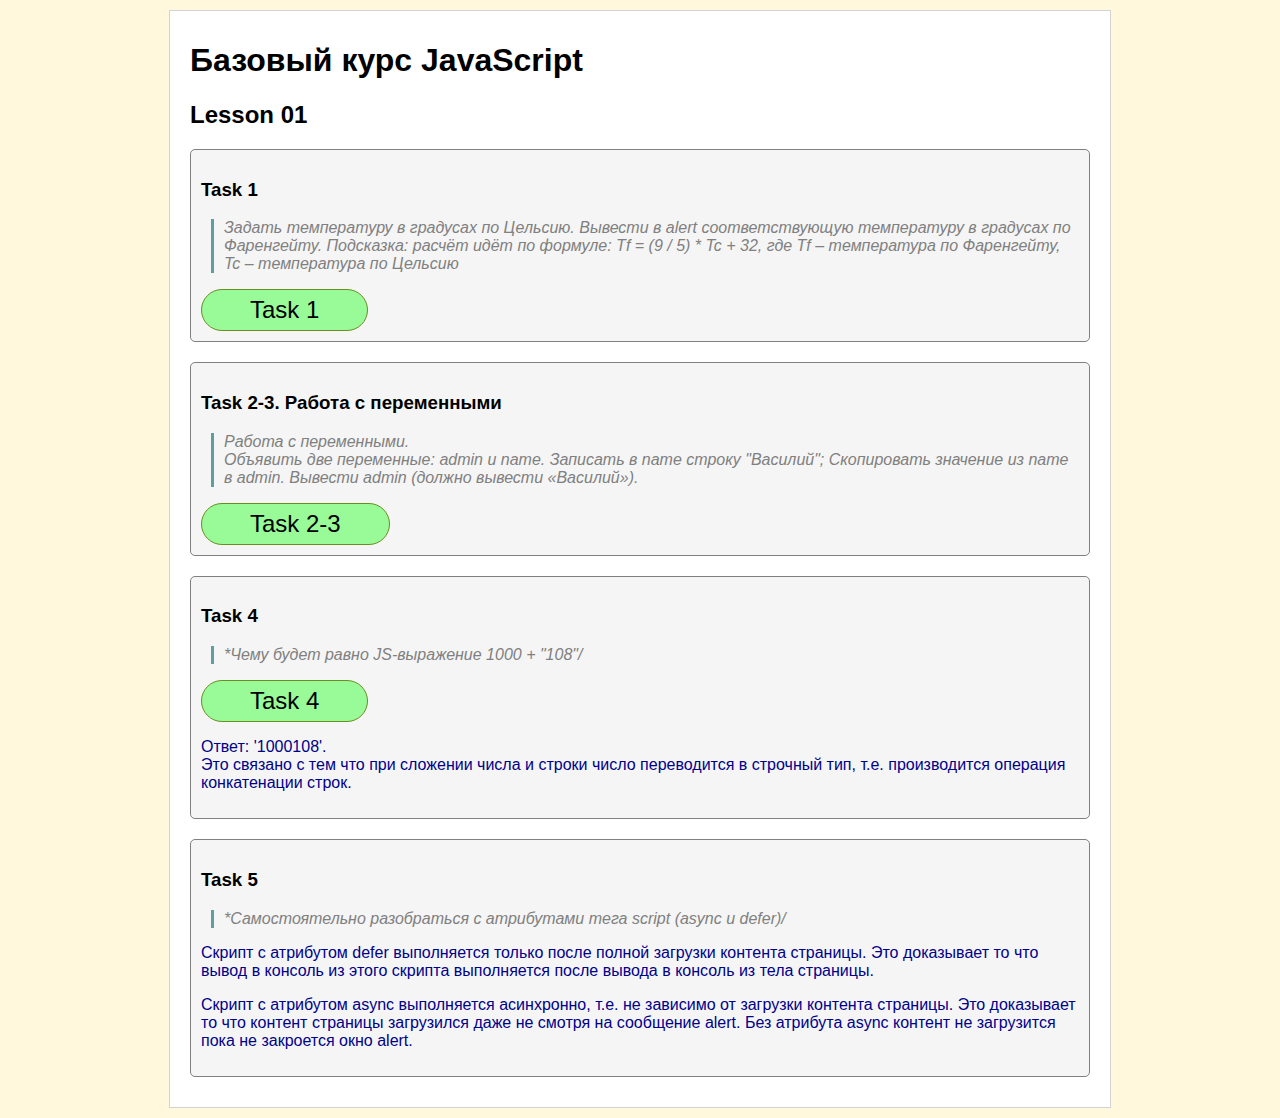
<file: 01/index.html>
<!DOCTYPE html>
<html lang="en">
<head>
  <meta charset="UTF-8">
  <meta name="viewport" content="width=device-width, initial-scale=1.0">
  <title>Базовый курс JavaScript. Lesson 01</title>
  <link rel="stylesheet" href="./css/style.css">
  <script src="./js/script.js" defer></script>
  <script src="./js/async.js" async></script>
</head>
<body>

  <div class="container">
    <h1>Базовый курс JavaScript</h1>
    <h2>Lesson 01</h2>
    
    <div class="task">
      <h3>Task 1</h3>
      <p class="task-text">Задать температуру в градусах по Цельсию. Вывести в alert соответствующую температуру в градусах по Фаренгейту. Подсказка: расчёт идёт по формуле: Tf = (9 / 5) * Tc + 32, где Tf – температура по Фаренгейту, Tc – температура по Цельсию</p>
      <button title="Запустить решение задания 1" onclick="task_01_01()">Task 1</button>
    </div>
    
    <div class="task">
      <h3>Task 2-3. Работа с переменными</h3>
      <p class="task-text">Работа с переменными.<br>
        Объявить две переменные: admin и name. Записать в name строку "Василий"; Скопировать значение из name в admin. Вывести admin (должно вывести «Василий»).</p>
      <button title="Запустить решение задания 2-3" onclick="task_01_03()">Task 2-3</button>
    </div>
    
    <div class="task">
      <h3>Task 4</h3>
      <p class="task-text">*Чему будет равно JS-выражение 1000 + "108"/</p>
      <button title="Запустить решение задания 4" onclick="task_01_04()">Task 4</button>
      <p class="task-answer">Ответ: '1000108'. <br>
      Это связано с тем что при сложении числа и строки число переводится в строчный тип, т.е. производится операция конкатенации строк.</p>
    </div>
    
    <div class="task">
      <h3>Task 5</h3>
      <p class="task-text">*Самостоятельно разобраться с атрибутами тега script (async и defer)/</p>
      <p class="task-answer">Скрипт с атрибутом defer выполняется только после полной загрузки контента страницы. Это доказывает то что вывод в консоль из этого скрипта выполняется после вывода в консоль из тела страницы.</p>
      <p class="task-answer">Скрипт с атрибутом async выполняется асинхронно, т.е. не зависимо от загрузки контента страницы. Это доказывает то что контент страницы загрузился даже не смотря на сообщение alert. Без атрибута async контент не загрузится пока не закроется окно alert.</p>
    </div>

  </div>
  <script>
    console.log('Task 5. Выполненеие скрипта из конца <body>');
  </script>
</body>
</html>
</file>
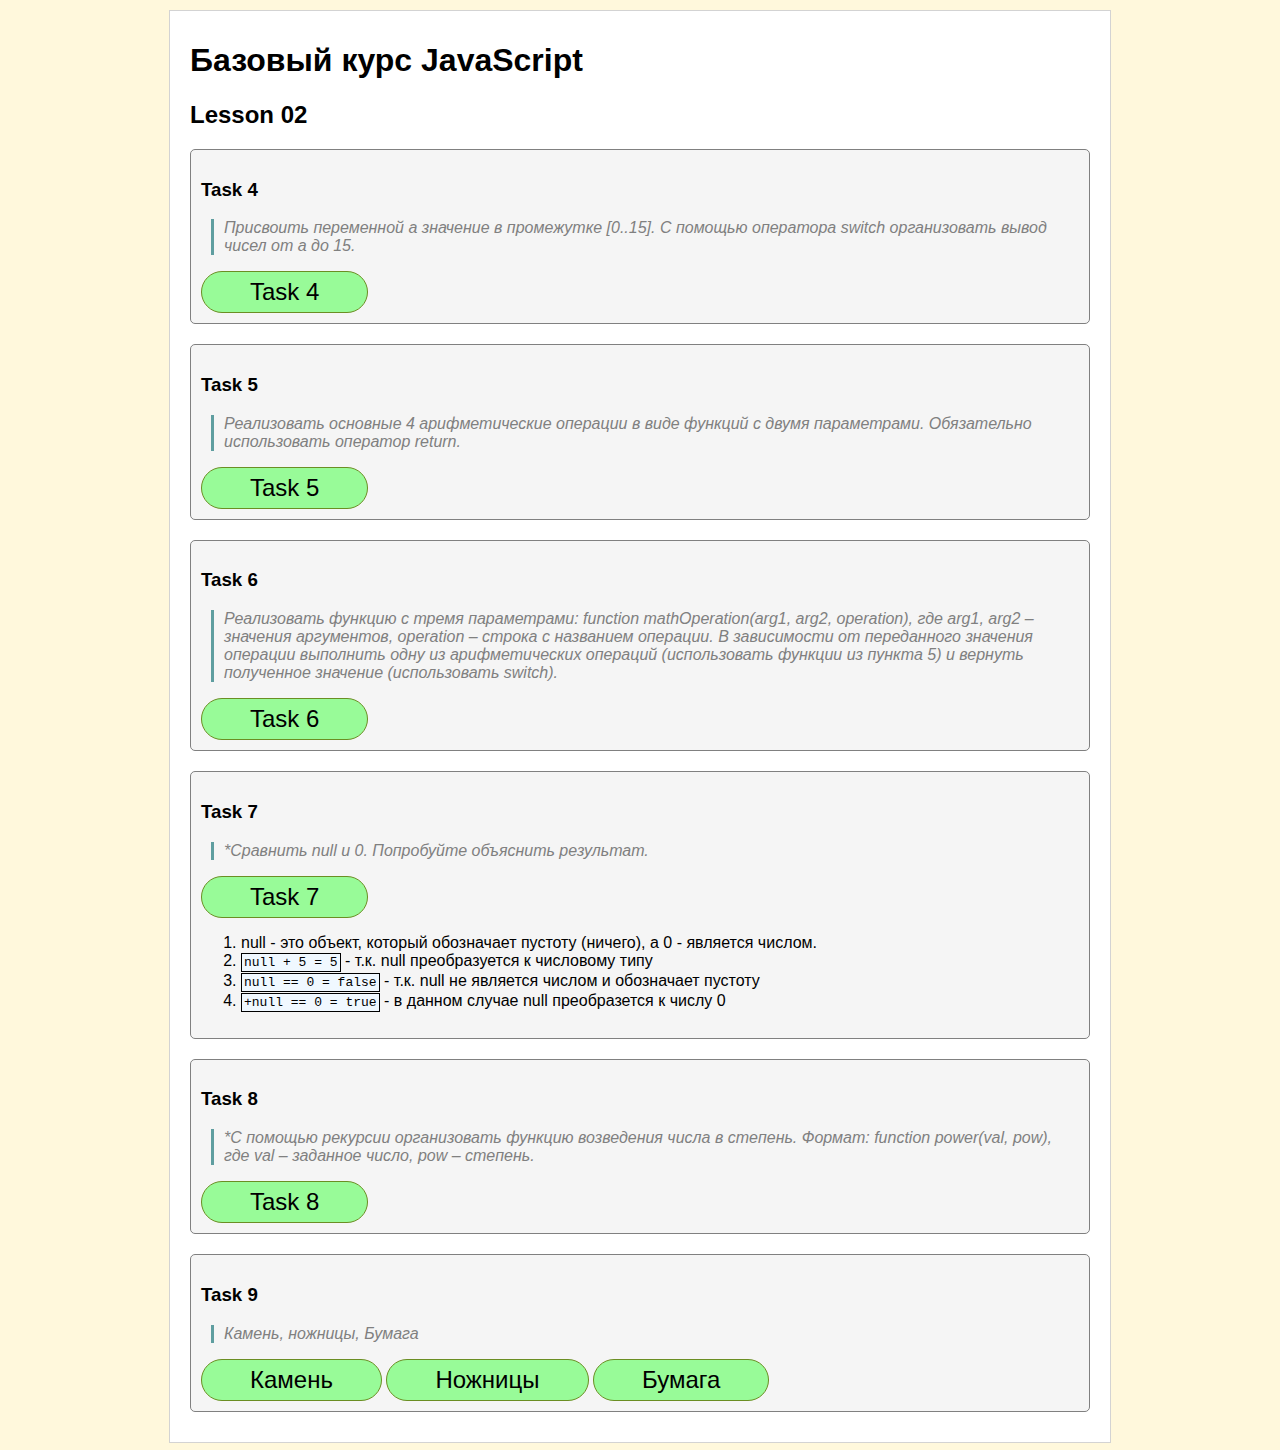
<file: 02/index.html>
<!DOCTYPE html>
<html lang="ru">

<head>
  <meta charset="UTF-8">
  <meta name="viewport" content="width=device-width, initial-scale=1.0">
  <title>Базовый курс JavaScript. Lesson 02</title>
  <style>
    body {
      margin: 0;
      padding: 0;
      background-color: cornsilk;
      font-family: 'Lucida Sans', 'Lucida Sans Regular', 'Lucida Grande', 'Lucida Sans Unicode', Geneva, Verdana, sans-serif;
    }

    button {
      font-size: 1.5em;
      padding: 0.25em 2em;
      border-radius: 2em;
      border: 1px solid olivedrab;
      background-color: palegreen;
      cursor: pointer;
      transition: 0.3s;
    }

    button:hover {
      border: 1px solid olivedrab;
      background-color: springgreen;
    }

    code,
    pre {
      display: inline-block;
      border: 1px solid;
      background-color: aliceblue;
    }

    code {
      padding: 1px 2px;
    }

    pre {
      padding: 10px;
    }

    .container {
      margin: 10px auto;
      padding: 10px 20px;
      width: 900px;
      background-color: white;
      border: 1px solid lightgray;
    }

    .task {
      margin: 20px 0;
      padding: 10px;
      border-radius: 5px;
      background-color: whitesmoke;
      border: 1px solid gray;
    }

    .task-text {
      padding-left: 10px;
      border-left: 3px solid cadetblue;
      margin-left: 10px;
      color: gray;
      font-style: italic;
    }

    .task-answer {
      color: darkblue;
    }
  </style>
</head>

<body>

  <div class="container">
    <h1>Базовый курс JavaScript</h1>
    <h2>Lesson 02</h2>

    <!-- <div class="task">
      <h3>Task 1</h3>
      <p class="task-text">Почему код дает именно такие результаты?</p>
      <p>
      <pre>
var a = 1, b = 1, c, d;
c = ++a; alert(c);           // 2
d = b++; alert(d);           // 1
c = (2+ ++a); alert(c);      // 5
d = (2+ b++); alert(d);      // 4
alert(a);                    // 3
alert(b);</pre>
      </p>
      <p class="task-answer"></p>
    </div> -->

    <!-- <div class="task">
      <h3>Task 2</h3>
      <p class="task-text">Чему будет равен x в примере ниже?</p>
      <pre>
var a = 2;
var x = 1 + (a *= 2);</pre>
      <p class="task-answer"></p>
    </div> -->

    <!-- <div class="task">
      <h3>Task 3</h3>
      <p class="task-text">*Объявить две целочисленные переменные a и b и задать им произвольные начальные значения.
        Затем написать скрипт, который работает по следующему принципу:</p>
      <ul>
        <li>если a и b положительные, вывести их разность;</li>
        <li>если а и b отрицательные, вывести их произведение;</li>
        <li>если а и b разных знаков, вывести их сумму;</li>
      </ul>
      <p><i>ноль можно считать положительным числом.</i></p>
      <p class="task-answer"></p>
    </div> -->

    <div class="task">
      <h3>Task 4</h3>
      <p class="task-text">Присвоить переменной а значение в промежутке [0..15]. С помощью оператора switch организовать
        вывод чисел от a до 15.</p>
      <button title="Запустить решение задания 4" onclick="task_04()">Task 4</button>
    </div>

    <div class="task">
      <h3>Task 5</h3>
      <p class="task-text">Реализовать основные 4 арифметические операции в виде функций с двумя параметрами.
        Обязательно использовать оператор return.</p>
      <button title="Запустить решение задания 5" onclick="task_05()">Task 5</button>
    </div>

    <div class="task">
      <h3>Task 6</h3>
      <p class="task-text">Реализовать функцию с тремя параметрами: function mathOperation(arg1, arg2, operation), где
        arg1, arg2 – значения аргументов, operation – строка с названием операции. В зависимости от переданного значения
        операции выполнить одну из арифметических операций (использовать функции из пункта 5) и вернуть полученное
        значение (использовать switch).</p>
      <button title="Запустить решение задания 6" onclick="task_06()">Task 6</button>
    </div>

    <div class="task">
      <h3>Task 7</h3>
      <p class="task-text">*Сравнить null и 0. Попробуйте объяснить результат.</p>
      <button title="Запустить решение задания 7" onclick="task_07()">Task 7</button>
      <p class="task-answer">
      <ol>
        <li>null - это объект, который обозначает пустоту (ничего), а 0 - является числом.</li>
        <li><code>null + 5 = 5</code> - т.к. null преобразуется к числовому типу</li>
        <li><code>null == 0 = false</code> - т.к. null не является числом и обозначает пустоту</li>
        <li><code>+null == 0 = true</code> - в данном случае null преобразется к числу 0</li>
      </ol>
      </p>
    </div>

    <div class="task">
      <h3>Task 8</h3>
      <p class="task-text">*С помощью рекурсии организовать функцию возведения числа в степень. Формат: function
        power(val, pow), где val – заданное число, pow – степень.</p>
      <button title="Запустить решение задания 8" onclick="task_08()">Task 8</button>
    </div>

    <div class="task">
      <h3>Task 9</h3>
      <p class="task-text">Камень, ножницы, Бумага</p>
      <button onclick="rock_game(0)">Камень</button>
      <button onclick="rock_game(1)">Ножницы</button>
      <button onclick="rock_game(2)">Бумага</button>
    </div>

  </div>

  <script>
    function task_04() {
      let i = input("Введите число от 0 до 15: ");
      switch (i) {
        case 0: console.log(i++);
        case 1: console.log(i++);
        case 2: console.log(i++);
        case 3: console.log(i++);
        case 4: console.log(i++);
        case 5: console.log(i++);
        case 6: console.log(i++);
        case 7: console.log(i++);
        case 8: console.log(i++);
        case 9: console.log(i++);
        case 10: console.log(i++);
        case 11: console.log(i++);
        case 12: console.log(i++);
        case 13: console.log(i++);
        case 14: console.log(i++);
        case 15: {
          console.log(i++);
          break;
        }
        default: console.log('Out of range');
      }
    }

    function task_05() {
      let a = input("a = ");
      let b = input("b = ");
      console.log(a + " + " + b + " = " + sum(a, b));
      console.log(a + " - " + b + " = " + dif(a, b));
      console.log(a + " * " + b + " = " + mul(a, b));
      console.log(a + " / " + b + " = " + div(a, b));
    }

    function task_06() {
      let a = input("a = ");
      let b = input("b = ");
      let op = prompt("Введите операцию (+-*/): ");
      let result = mathOperation(a, b, op);
      if (!!result) {
        alert(a + op + b + " = " + result);
      }
      else {
        alert("Ошибка ввода");
      }
    }

    function task_07() {
      console.log("null + 5 = " + (null + 5));  // 5, т.к. null преобразуется к числу 0
      console.log("null == 0 = " + (null == 0)); // false, т.к. null не является числом и обозначает пустоту
      console.log("+null == 0 = " + (+null == 0)); // true, т.к. null при преобразовании в число становится 0.
    }

    function task_08() {
      let a = input("Введите число: ");
      let p = input("Введите степень: ");
      let s = power(a, p);
      alert(a + "^" + p + " = " + s);
    }

    function input(msg = 'Число: ') {
      return +prompt(msg)
    }

    function sum(a, b) {
      return a + b;
    }

    function dif(a, b) {
      return a - b;
    }

    function mul(a, b) {
      return a * b;
    }

    function div(a, b) {
      return a / b;
    }

    function mathOperation(arg1, arg2, operation) {
      switch (operation) {
        case '+': return sum(arg1, arg2);
        case '-': return dif(arg1, arg2);
        case '*': return mul(arg1, arg2);
        case '/': return div(arg1, arg2);
        default: return null;
      }
    }

    function power(val, pow, s = 1) {
      if (pow <= 0) {
        return s;
      }
      s *= val;
      return power(val, --pow, s);
    }

    function rock_game(shape) {
      const shapes = ['Камень', 'Ножницы', 'Бумага'];
      let comp_shape = Math.round(Math.random() * 2, 0);
      let msg = shapes[shape] + " vs " + shapes[comp_shape];
      if (shape + 1 == comp_shape || shape - 2 == comp_shape) {
        msg += "\nВы выиграли! :)";
      }
      else if (shape == comp_shape) {
        msg += "\nНичья...";
      }
      else {
        msg += "\nВы проиграли. :(";
      }
      console.log(msg);
      alert(msg);
    }
  </script>
</body>

</html>
</file>
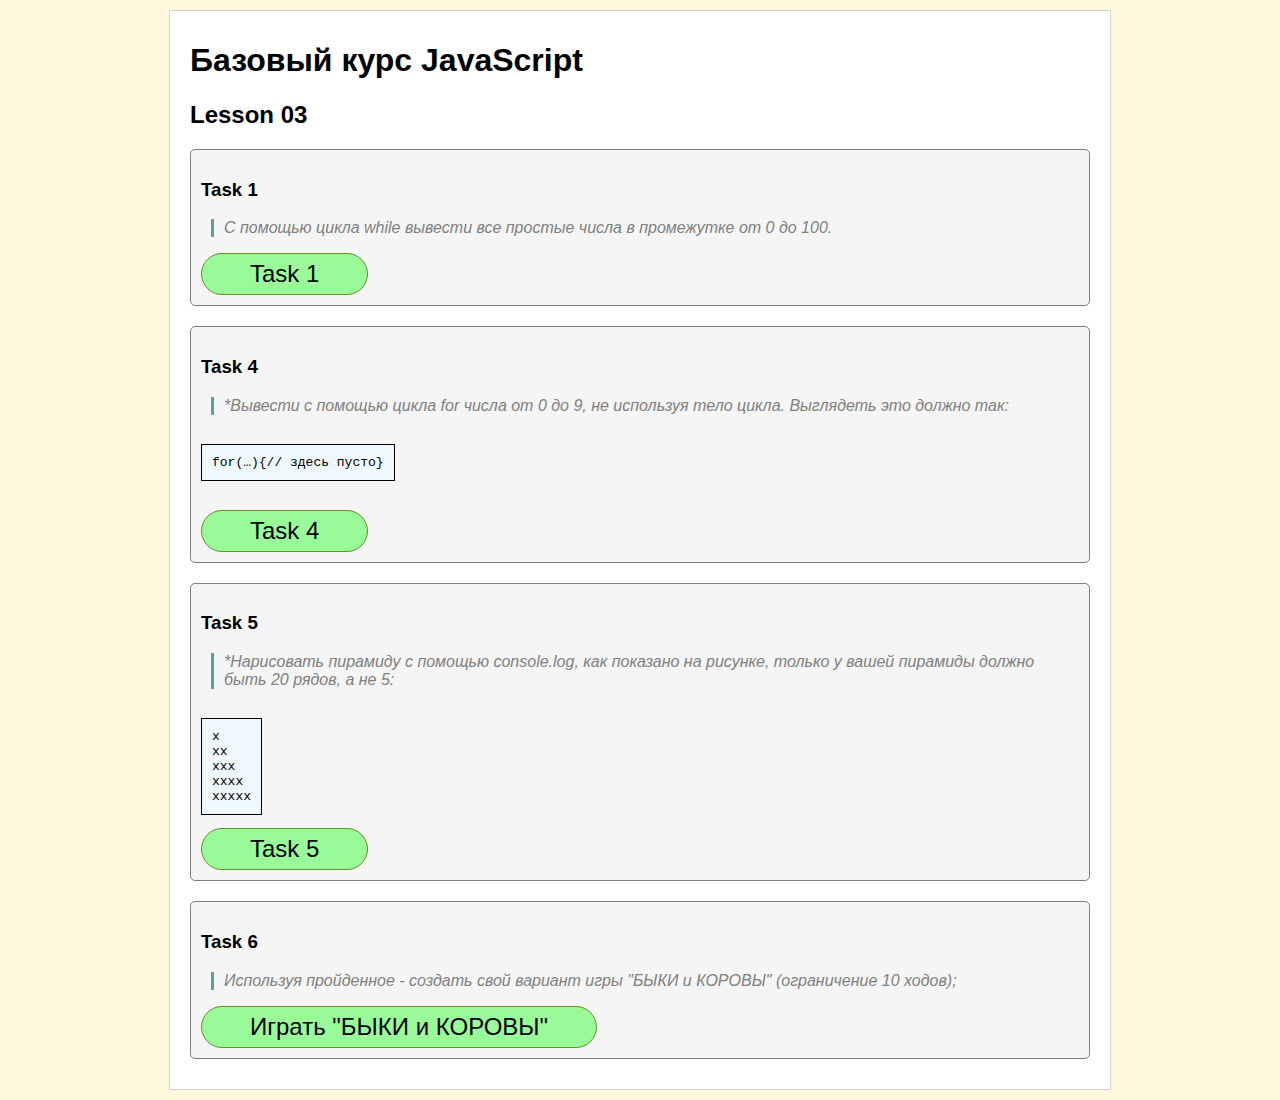
<file: 03/index.html>
<!DOCTYPE html>
<html lang="ru">

<head>
  <meta charset="UTF-8">
  <meta name="viewport" content="width=device-width, initial-scale=1.0">
  <title>Базовый курс JavaScript. Lesson 03</title>
  <style>
    body {
      margin: 0;
      padding: 0;
      background-color: cornsilk;
      font-family: 'Lucida Sans', 'Lucida Sans Regular', 'Lucida Grande', 'Lucida Sans Unicode', Geneva, Verdana, sans-serif;
    }

    button {
      font-size: 1.5em;
      padding: 0.25em 2em;
      border-radius: 2em;
      border: 1px solid olivedrab;
      background-color: palegreen;
      cursor: pointer;
      transition: 0.3s;
    }

    button:hover {
      border: 1px solid olivedrab;
      background-color: springgreen;
    }

    code,
    pre {
      display: inline-block;
      border: 1px solid;
      background-color: aliceblue;
    }

    code {
      padding: 1px 2px;
    }

    pre {
      padding: 10px;
    }

    .container {
      margin: 10px auto;
      padding: 10px 20px;
      width: 900px;
      background-color: white;
      border: 1px solid lightgray;
    }

    .task {
      margin: 20px 0;
      padding: 10px;
      border-radius: 5px;
      background-color: whitesmoke;
      border: 1px solid gray;
    }

    .task-text {
      padding-left: 10px;
      border-left: 3px solid cadetblue;
      margin-left: 10px;
      color: gray;
      font-style: italic;
    }

    .task-answer {
      color: darkblue;
    }
  </style>
</head>

<body>
  <div class="container">
    <h1>Базовый курс JavaScript</h1>
    <h2>Lesson 03</h2>

    <div class="task">
      <h3>Task 1</h3>
      <p class="task-text">С помощью цикла while вывести все простые числа в промежутке от 0 до 100.</p>
      <button title="Запустить решение задания 1" onclick="task_01()">Task 1</button>
    </div>

    <div class="task">
      <h3>Task 4</h3>
      <p class="task-text">*Вывести с помощью цикла for числа от 0 до 9, не используя тело цикла. Выглядеть это должно
        так:</p>
      <p>
      <pre>for(…){// здесь пусто}</pre>
      </p>
      <button title="Запустить решение задания 4" onclick="task_04()">Task 4</button>
    </div>

    <div class="task">
      <h3>Task 5</h3>
      <p class="task-text">*Нарисовать пирамиду с помощью console.log, как показано на рисунке, только у вашей пирамиды
        должно быть 20 рядов, а не 5:</p>
      <div>
        <pre>
x
xx
xxx
xxxx
xxxxx</pre>
      </div>
      <button title="Запустить решение задания 5" onclick="task_05()">Task 5</button>
    </div>

    <div class="task">
      <h3>Task 6</h3>
      <p class="task-text">Используя пройденное - создать свой вариант игры "БЫКИ и КОРОВЫ" (ограничение 10 ходов);</p>
      <button onclick="ox_cow_game()">Играть "БЫКИ и КОРОВЫ"</button>
    </div>

  </div>

  <script>
    // Функция задания 1
    function task_01() {
      console.log(`Простые числа от 1 до 100:`);
      let i = 1;
      while (i <= 100) {
        let j = 1;
        let s = 0;
        while (j < i) {
          if (i % j === 0) {
            s++;
          }
          j++;
        }
        if (s <= 1) {
          console.log(i);
        }
        i++;
      }
    }

    // Функция задания 4
    function task_04() {
      console.log(`Вывод чисел от 0 до 9:`);
      for (i = 0; i < 10; console.log(i++)) { }
    }

    // Функция задания 5
    function task_05() {
      console.log(`Рисуем пирамиду:`);
      const char = 'x';
      let str = '';
      do {
        str += char;
        console.log(str);
      } while (str.length < 20);
    }

    // Функция задания 6
    function ox_cow_game() {
      const attempts_count = 10;
      let current_attempt = 1;
      const pc = get_rand_num();
      let attempts = [];
      // console.log(pc);
      while (current_attempt <= attempts_count) {
        msg = current_attempt == 1 ? 'Игра "БЫКИ и КОРОВЫ"\nНужно отгадать 4 разных числа в нужном порядке.\n' : '';
        attempts.forEach(row => msg += row);
        msg += `Попытка: ${current_attempt}/${attempts_count}\nВаше число? `;
        user = prompt(msg);
        if (!user) {
          alert('Выход');
          break;
        }
        user = user.split('').map(n => +n).filter(n => !isNaN(n));
        // console.log(user);
        if (user.length != 4) {
          msg = 'Не правильный ввод!\nНеобходимо вводить строку из 4-х чисел.\nПопробуйте еще!\n';
          continue;
        }
        let ox = 0;
        let cow = 0;
        user.forEach(function (n, i) {
          if (n === pc[i]) {
            ox++;
          }
          else if (pc.indexOf(n) >= 0) {
            cow++;
          }
        });
        if (ox === 4) {
          alert(`Победа!\nВсе верно! PC загадал: ${pc.join('')}`);
          break;
        }
        attempts.push(`${attempts.length + 1}: ${user.join('')}. ox: ${ox}; cow: ${cow}\n`);
        msg = '';
        if (ox > 0) {
          msg += "Быков: " + ox + ' ';
        }
        if (cow > 0) {
          msg += "Коров: " + cow;
        }
        if (msg == '') {
          msg = 'Ничего!';
        }
        msg += current_attempt < attempts_count ? '\nПробуй еще!' : '\nВы проиграли!\nPC загадал: ' + pc.join('');
        alert(msg);
        current_attempt++;
      }
    }

    function get_rand_num() {
      let num = [];
      let elements = [0, 1, 2, 3, 4, 5, 6, 7, 8, 9];
      while (num.length < 4) {
        let i = Math.floor(Math.random() * elements.length);
        num.push(elements[i]);
        elements.splice(i, 1);
      }
      return num;
    }

  </script>

</body>

</html>
</file>
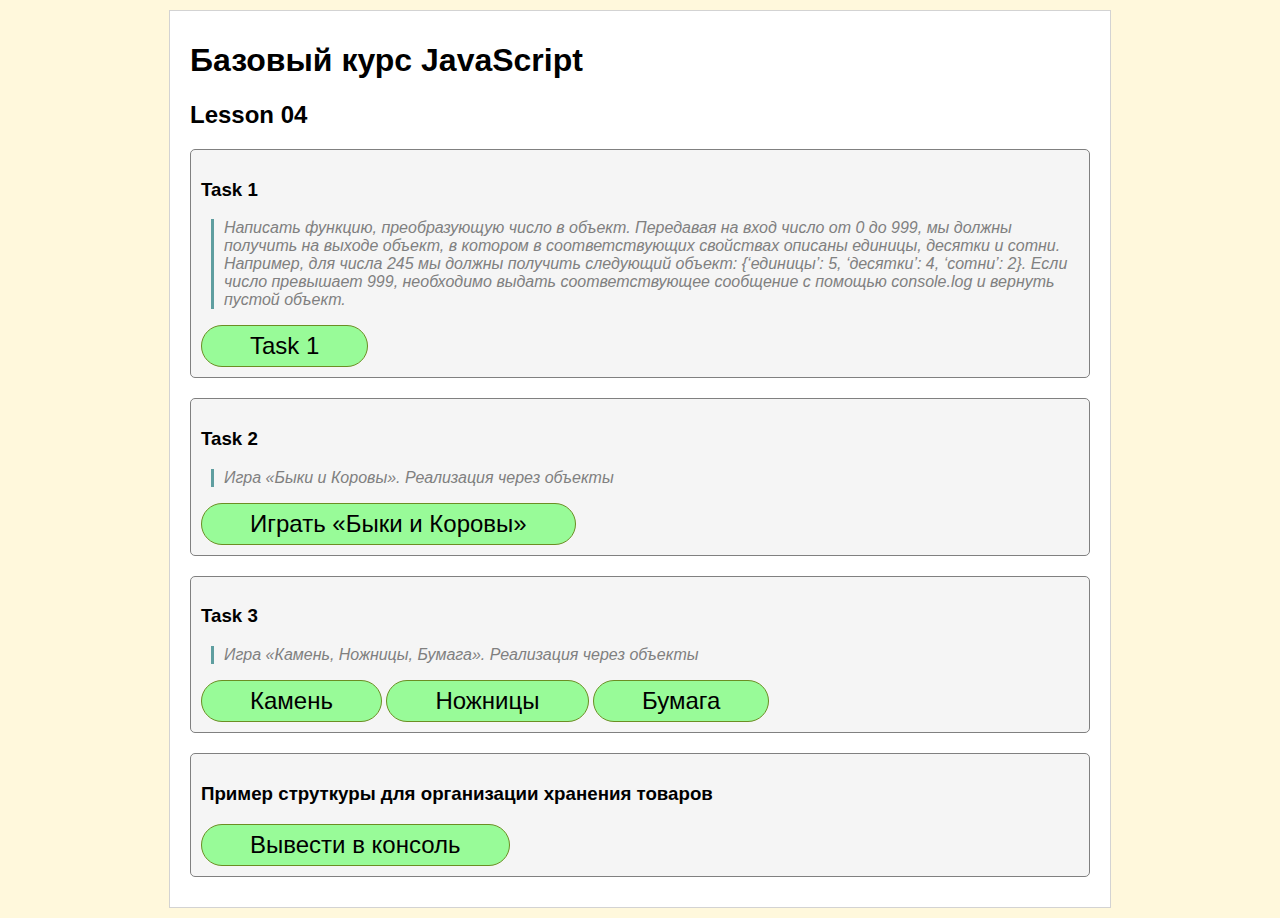
<file: 04/index.html>
<!DOCTYPE html>
<html lang="ru">

<head>
  <meta charset="UTF-8">
  <meta name="viewport" content="width=device-width, initial-scale=1.0">
  <title>Базовый курс JavaScript. Lesson 04</title>
  <style>
    body {
      margin: 0;
      padding: 0;
      background-color: cornsilk;
      font-family: 'Lucida Sans', 'Lucida Sans Regular', 'Lucida Grande', 'Lucida Sans Unicode', Geneva, Verdana, sans-serif;
    }

    button {
      font-size: 1.5em;
      padding: 0.25em 2em;
      border-radius: 2em;
      border: 1px solid olivedrab;
      background-color: palegreen;
      cursor: pointer;
      transition: 0.3s;
    }

    button:hover {
      border: 1px solid olivedrab;
      background-color: springgreen;
    }

    code,
    pre {
      display: inline-block;
      border: 1px solid;
      background-color: aliceblue;
    }

    code {
      padding: 1px 2px;
    }

    pre {
      padding: 10px;
    }

    .container {
      margin: 10px auto;
      padding: 10px 20px;
      width: 900px;
      background-color: white;
      border: 1px solid lightgray;
    }

    .task {
      margin: 20px 0;
      padding: 10px;
      border-radius: 5px;
      background-color: whitesmoke;
      border: 1px solid gray;
    }

    .task-text {
      padding-left: 10px;
      border-left: 3px solid cadetblue;
      margin-left: 10px;
      color: gray;
      font-style: italic;
    }

    .task-answer {
      color: darkblue;
    }
  </style>
</head>

<body>
  <div class="container">
    <h1>Базовый курс JavaScript</h1>
    <h2>Lesson 04</h2>

    <div class="task">
      <h3>Task 1</h3>
      <p class="task-text">Написать функцию, преобразующую число в объект. Передавая на вход число от 0 до 999, мы
        должны получить на выходе объект, в котором в соответствующих свойствах описаны единицы, десятки и сотни.
        Например, для числа 245 мы должны получить следующий объект: {‘единицы’: 5, ‘десятки’: 4, ‘сотни’: 2}. Если
        число превышает 999, необходимо выдать соответствующее сообщение с помощью console.log и вернуть пустой объект.
      </p>
      <button title="Запустить решение задания 1" onclick="task_01()">Task 1</button>
    </div>

    <div class="task">
      <h3>Task 2</h3>
      <p class="task-text">Игра «Быки и Коровы». Реализация через объекты</p>
      <button title="Запустить решение задания 2" onclick="task_02()">Играть «Быки и Коровы»</button>
    </div>

    <div class="task">
      <h3>Task 3</h3>
      <p class="task-text">Игра «Камень, Ножницы, Бумага». Реализация через объекты</p>
      <button title="Выкинуть Камень" onclick="task_03(0)">Камень</button>
      <button title="Выкинуть Ножницы" onclick="task_03(1)">Ножницы</button>
      <button title="Выкинуть Бумага" onclick="task_03(2)">Бумага</button>
    </div>

    <div class="task">
      <h3>Пример струткуры для организации хранения товаров</h3>
      <button title="Вывести в консоль" onclick="shop_items()">Вывести в консоль</button>
    </div>

  </div>

  <script>
    /*
      TASK 1
    */
    // Функция задания 1
    function task_01() {
      console.log(`Создание объекта из числа:`);
      let num = getUserNum();
      console.log('Пользователь ввел: ' + num);
      let numObj = getNumObj(num);
      console.log(numObj);
    }

    // Запрос от пользователя числа
    function getUserNum() {
      return +prompt("Введите число:");
    }

    // Создание объекта числа
    function getNumObj(num) {
      const orders = ['units', 'decades', 'hundreds'];
      let numObj = {};
      if (num > 0 && num < 1000) {
        let order = 0;
        while (num) {
          numObj[orders[order]] = num % 10;
          num = Math.floor(num / 10);
          order++;
        }
      }
      else {
        console.log("Введенное число выходит за пределы от 0 до 999");
      }
      return numObj;
    }


    /*
      TASK 2 (Bulls & Cows)
    */
    // Функция задания 2
    function task_02() {
      BullsAndCows.game();
    }

    // Игра Быки и Коровы в виде объекта
    let BullsAndCows = {
      game() {
        this.init_game();
        console.log(this.get_roles());
        let play = true;
        let pc = this.get_rand_num();
        console.log(pc);
        while (play) {
          this.attempts_count--;
          user = this.get_user_num();
          play = this.check(pc, user);
          console.log(this.get_status());
          if (!play) {
            // Победа!
            console.log(`Вы выиграли! Все верно, PC загадал: ${pc.join('')}`);
          }
          else if (this.attempts_count <= 0) {
            play = false;
            console.log(`Вы проиграли! PC загадал: ${pc.join('')}`);
          }
        }
      },

      init_game() {
        this.num_length = 4;
        this.attempts_count = 10;
        this.attempts = [];
      },

      check(pc, user) {
        let attempt = {
          user: user,
          bulls: 0,
          cows: 0
        };
        pc.forEach((n, i) => {
          if (n === user[i])
            attempt.bulls++;
          else if (user.includes(n))
            attempt.cows++;
        });
        this.attempts.push(attempt);
        return attempt.bulls === 4 ? false : true;
      },

      get_user_num(warning = false) {
        let msg = warning ? 'Не правильный ввод!\n' : '';
        let num = [...prompt(`${msg}Введите ${this.num_length} разных цифры:`)];
        num = num.map(n => +n).filter(n => !isNaN(n));
        if (num.length !== this.num_length) {
          num = this.get_user_num();
        }
        return num;
      },

      get_rand_num() {
        let num = [];
        while (num.length < this.num_length) {
          let n = Math.floor(Math.random() * 10);
          if (!num.includes(n))
            num.push(n);
        }
        return num;
      },

      get_roles() {
        return `
Запуск игры "БЫКИ и КОРОВЫ"
PC загадывает ${this.num_length} разных цифры.
Ваша задача за ${this.attempts_count} попыток отгадать эти числа и их порядок.
PC после каждого неверно ответа будет давать подсказки:
  Быки - сколько абсолютных совпадений;
  Коровы - сколько чисел угадано, но не на своем месте.
        `;
      },

      get_status() {
        let last_attempt = this.attempts[this.attempts.length - 1];
        return `
Попытка: ${this.attempts.length}. Осталось: ${this.attempts_count}
User: ${last_attempt.user.join('')}
PC ответил:
    Bulls: ${last_attempt.bulls}; Cows: ${last_attempt.cows}
        `;
      },
    };



    /*
      TASK 3
    */
    // Функция задания 3
    function task_03(user_shape) {
      rockGame.game(user_shape);
    }

    let rockGame = {
      shapes: ['Камень', 'Ножницы', 'Бумага'],
      statuses: ['Вы проиграли. :(', 'Ничья...', 'ПОБЕДА! :)'],

      game(user) {
        if (user < 0 || user > 2) {
          console.log('Недопустимый знак. Должно быть 0, 1 или 2');
          return;
        }
        let pc = this.get_rand_shape();
        let winner = this.check(user, pc);
        console.log(this.result(user, pc, winner));
      },

      get_rand_shape() {
        return Math.floor(Math.random() * 3);
      },

      check(user, pc) {
        if (user + 1 === pc || user - 2 === pc)
          return 2;
        else if (user === pc)
          return 1;
        return 0;
      },

      result(user, pc, winner) {
        return `Играем в «Камень, Ножницы, Бумага»...
          USER vs PC
          ${this.shapes[user]} vs ${this.shapes[pc]}
          ${this.statuses[winner]}`;
      },
    };


    /*
        Товары магазина
    */
    function shop_items() {
      let items = [
        {
          _id: 1,
          title: 'MANGO TOP LIGHT 01',
          description: 'Футбалка с принтом белая',
          brand: 'MANGO',
          category: 'Футболки',
          price: 52.5,
          images: [
            'featuredItem1.jpg'
          ],
        },
        {
          _id: 2,
          title: 'MANGO TOP RED W-02',
          description: 'Блузка женская красная',
          brand: 'MANGO',
          category: 'Женская одежда',
          price: 259,
          images: [
            'featuredItem2.jpg'
          ],
        },
        {
          _id: 3,
          title: 'MANGO JACKET DARKBLUE M-03',
          description: 'Куртка мужская темно синяя весна-лето',
          brand: 'MANGO',
          category: 'Верхняя одежда',
          price: 187.75,
          images: [
            'featuredItem3.jpg'
          ],
        },
        {
          _id: 4,
          title: 'MANGO DRESS FLOWERS W-04',
          description: 'Платье слоновая кость с цветами',
          brand: 'MANGO',
          category: 'Женская одежда',
          price: 399,
          images: [
            'featuredItem4.jpg'
          ],
        },
        {
          _id: 5,
          title: 'MANGO TOP LINES W-05',
          description: 'Блузка женская полосатая',
          brand: 'MANGO',
          category: 'Женская одежда',
          price: 269,
          images: [
            'featuredItem5.jpg'
          ],
        },
        {
          _id: 6,
          title: 'MANGO JACKET GRAY M-06',
          description: 'Пиджак молодежный серый',
          brand: 'MANGO',
          category: 'Мужская одежда',
          price: 129,
          images: [
            'featuredItem6.jpg'
          ],
        },
        {
          _id: 7,
          title: 'MANGO PANTS BEIGE U-07',
          description: 'Брюки бежевые',
          brand: 'MANGO',
          category: 'Одежда унисекс',
          price: 599.99,
          images: [
            'featuredItem7.jpg'
          ],
        },
        {
          _id: 8,
          title: 'MANGO HOODY RECTANGLES M-08',
          description: 'Толстовка темносиняя с капюшеном и рисунком квадраты',
          brand: 'MANGO',
          category: 'Мужская одежда',
          price: 62.5,
          images: [
            'featuredItem8.jpg'
          ],
        }
      ];

      console.log(items);
    }

  </script>

</body>

</html>
</file>
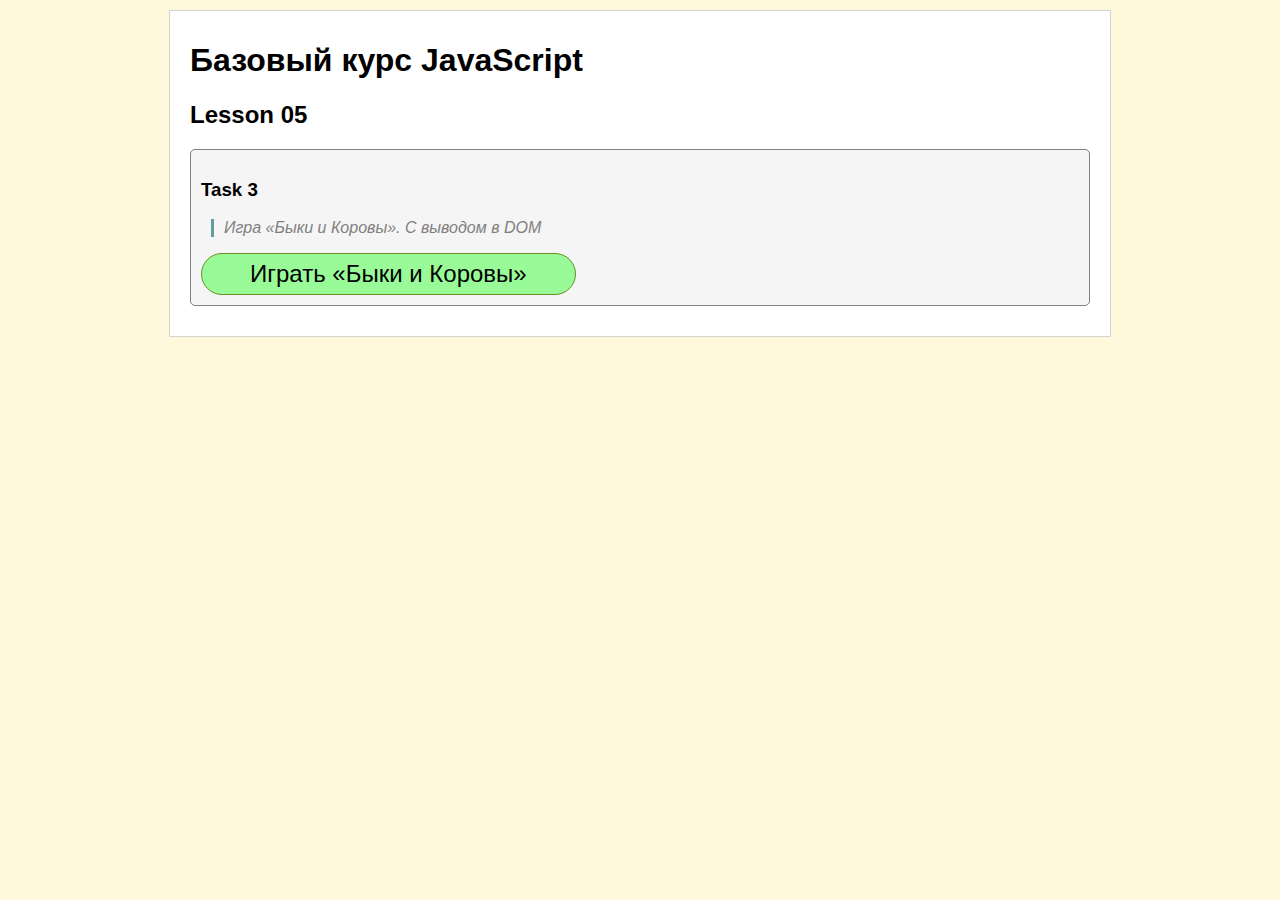
<file: 05/index.html>
<!DOCTYPE html>
<html lang="ru">

<head>
  <meta charset="UTF-8">
  <meta name="viewport" content="width=device-width, initial-scale=1.0">
  <title>Базовый курс JavaScript. Lesson 05</title>
  <style>
    body {
      margin: 0;
      padding: 0;
      background-color: cornsilk;
      font-family: 'Lucida Sans', 'Lucida Sans Regular', 'Lucida Grande', 'Lucida Sans Unicode', Geneva, Verdana, sans-serif;
    }

    button {
      font-size: 1.5em;
      padding: 0.25em 2em;
      border-radius: 2em;
      border: 1px solid olivedrab;
      background-color: palegreen;
      cursor: pointer;
      transition: 0.3s;
    }

    button:hover {
      border: 1px solid olivedrab;
      background-color: springgreen;
    }

    code,
    pre {
      display: inline-block;
      border: 1px solid;
      background-color: aliceblue;
    }

    code {
      padding: 1px 2px;
    }

    pre {
      padding: 10px;
    }

    .container {
      margin: 10px auto;
      padding: 10px 20px;
      width: 900px;
      background-color: white;
      border: 1px solid lightgray;
    }

    .task {
      margin: 20px 0;
      padding: 10px;
      border-radius: 5px;
      background-color: whitesmoke;
      border: 1px solid gray;
    }

    .task-text {
      padding-left: 10px;
      border-left: 3px solid cadetblue;
      margin-left: 10px;
      color: gray;
      font-style: italic;
    }

    .task-answer {
      color: darkblue;
    }
  </style>
</head>

<body>
  <div class="container">
    <h1>Базовый курс JavaScript</h1>
    <h2>Lesson 05</h2>

    <div class="task">
      <h3>Task 3</h3>
      <p class="task-text">Игра «Быки и Коровы». С выводом в DOM</p>
      <button title="«Быки и Коровы»" onclick="task_03()">Играть «Быки и Коровы»</button>
    </div>



  </div>

  <script>

    /*
      TASK 2 (Bulls & Cows)
    */
    // Функция задания 2
    function task_03() {
      BullsAndCows.init();
    }

    // Игра Быки и Коровы в виде объекта
    let BullsAndCows = {
      game_container: null,
      result_container: null,
      status_container: null,
      log_container: null,

      init() {
        // Начальные установки переменных
        this.num_length = 4;
        this.attempts_count = 10;
        this.attempts = [];
        this.play = true;
        this.pc = this._get_rand_num();
        console.log(this.pc);

        // ссылки на элементы DOM
        if (this.game_container)
          this.game_container.remove();
        this.game_container = document.createElement('div');
        this.game_container.className = 'task bulls_cows';
        document.querySelector('.container').appendChild(this.game_container);

        // Шаблон игры
        this._template();
        // Событие на кнопку
        document.querySelector('#attempt').onclick = this._game;
        // Дополнительные ссылки
        this.result_container = document.querySelector('#result');
        this.status_container = document.querySelector('#status');
        this.log_container = document.querySelector('#log');
        this._status();
      },

      _game() {
        let g = BullsAndCows;
        if (g.play) {
          g.attempts_count--;
          let user = g._get_user_num();
          g.play = g._check(user);
          g._status();
          if (!g.play) {
            // Победа!
            g.play = false;
            g.result_container.innerHTML = `Вы выиграли! Все верно, PC загадал: ${g.pc.join('')}`;
            g.result_container.style.color = 'green';
          }
          else if (g.attempts_count <= 0) {
            g.play = false;
            g.result_container.innerHTML = `Вы проиграли! PC загадал: ${g.pc.join('')}`;
            g.result_container.style.color = 'red';
          }
        }
        if (!g.play) {
          document.querySelector('#attempt').remove();
        }
      },

      _check(user) {
        let attempt = {
          user: user,
          bulls: 0,
          cows: 0
        };
        this.pc.forEach((n, i) => {
          if (n === user[i])
            attempt.bulls++;
          else if (user.includes(n))
            attempt.cows++;
        });
        this.attempts.push(attempt);
        return attempt.bulls === 4 ? false : true;
      },

      _get_user_num(warning = false) {
        let msg = warning ? 'Не правильный ввод!\n' : '';
        let num = [...prompt(`${msg}Введите ${this.num_length} разных цифры:`)];
        num = num.map(n => +n).filter(n => !isNaN(n));
        if (num.length !== this.num_length) {
          num = this._get_user_num();
        }
        return num;
      },

      _get_rand_num() {
        let num = [];
        while (num.length < this.num_length) {
          let n = Math.floor(Math.random() * 10);
          if (!num.includes(n))
            num.push(n);
        }
        return num;
      },

      _template() {
        this.game_container.innerHTML = `
<h2>Игра "БЫКИ и КОРОВЫ"</h2>
<h3>Правила</h3>
<ul>
  <li>PC загадывает ${this.num_length} разных цифры.</li>
  <li>Ваша задача за ${this.attempts_count} попыток отгадать эти числа и их порядок.</li>
  <li>PC после каждого неверно ответа будет давать подсказки:
    <ul>
      <li>Быки - сколько абсолютных совпадений;</li>
      <li>Коровы - сколько чисел угадано, но не на своем месте.</li>
    </ul>
  </li>
</ul>
<button id="attempt">Сделать ход</button>
<p id="result"></p>
<div id="status" style="font-weight: bold;"></div>
<div id="log"></div>`;
      },

      _status() {
        this.status_container.innerHTML = `Попытка: ${this.attempts.length}. Осталось: ${this.attempts_count}`;
        if (this.attempts.length) {
          let last_attempt = this.attempts[this.attempts.length - 1];
          this.log_container.innerHTML += `<p>User: ${last_attempt.user.join('')} — 
  PC ответил: Bulls: ${last_attempt.bulls}; Cows: ${last_attempt.cows}</p>`;
        }
      },
    };

  </script>

</body>

</html>
</file>
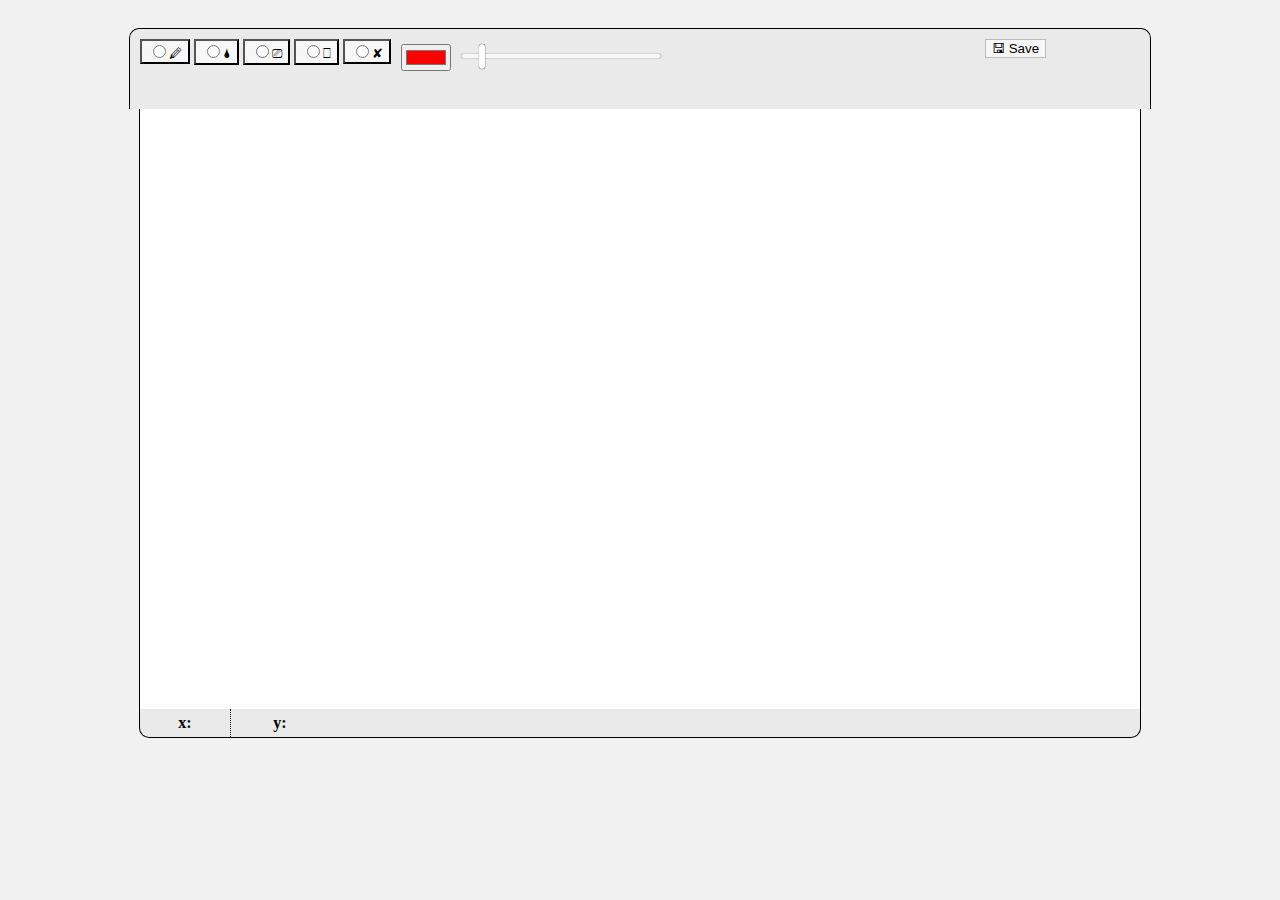
<file: 07/abobePhotozhab/index.html>
<!DOCTYPE html>
<html>

<head>
	<meta charset="UTF-8">
	<title>AboBE ФОТОЖАБ</title>
	<link rel="stylesheet" href="https://stackpath.bootstrapcdn.com/bootstrap/4.5.0/css/bootstrap.min.css"
		integrity="sha384-9aIt2nRpC12Uk9gS9baDl411NQApFmC26EwAOH8WgZl5MYYxFfc+NcPb1dKGj7Sk" crossorigin="anonymous">
	<link rel="stylesheet" href="./css/style.css">
</head>

<body>
	<div class="container" id="app">
		<div class="paint">
			<div id="tools">
				<div class="btn-group btn-group-toggle" data-toggle="buttons">
					<button name="tool" class="toolButton btn btn-outline-secondary" data-tool='pencil' data-toggle="tooltip"
						data-placement="bottom" title="Brush"><input type="radio" name="options" autocomplete="off">🖉</button>
					<button name="tool" class="toolButton btn btn-outline-secondary" data-tool='fill' data-toggle="tooltip"
						data-placement="bottom" title="Fill All"><input type="radio" name="options" autocomplete="off">🌢</button>
					<button name="tool" class="toolButton btn btn-outline-secondary" data-tool='eraser' data-toggle="tooltip"
						data-placement="bottom" title="Eraser"><input type="radio" name="options" autocomplete="off">⎚</button>
					<button name="tool" class="toolButton btn btn-outline-secondary" data-tool='square' data-toggle="tooltip"
						data-placement="bottom" title="Square"><input type="radio" name="options" autocomplete="off">⎕</button>
					<button name="tool" class="toolButton btn btn-outline-secondary" data-tool='clearCnv' data-toggle="tooltip"
						data-placement="bottom" title="Clear"><input type="radio" name="options" autocomplete="off">✘</button>
				</div>

				<div class="color">
					<input type="color" name="tool-input" data-tool="Color">
				</div>
				<div class="size">
					<input type="range" name="tool-input" data-tool="BrushSize" min="1" max="100" value="0">
				</div>

				<div class="saveImg">
					<button class="btn btn-light" id='save-img'>🖫 Save</button>
				</div>
			</div>
		</div>
		<div class="canv">
			<canvas id="canvas" width="1000" height="600"></canvas>
		</div>
		<div class="tools">
			<div id="coordinates">
				<p id="x"><b>x: </b> <span id="xCoord"></span></p>
				<p id="y"><b>y: </b> <span id="yCoord"></span></p>
			</div>
		</div>
	</div>


	<script src="https://code.jquery.com/jquery-3.5.1.slim.min.js"
		integrity="sha384-DfXdz2htPH0lsSSs5nCTpuj/zy4C+OGpamoFVy38MVBnE+IbbVYUew+OrCXaRkfj"
		crossorigin="anonymous"></script>
	<script src="https://cdn.jsdelivr.net/npm/popper.js@1.16.0/dist/umd/popper.min.js"
		integrity="sha384-Q6E9RHvbIyZFJoft+2mJbHaEWldlvI9IOYy5n3zV9zzTtmI3UksdQRVvoxMfooAo"
		crossorigin="anonymous"></script>
	<script src="https://stackpath.bootstrapcdn.com/bootstrap/4.5.0/js/bootstrap.min.js"
		integrity="sha384-OgVRvuATP1z7JjHLkuOU7Xw704+h835Lr+6QL9UvYjZE3Ipu6Tp75j7Bh/kR0JKI"
		crossorigin="anonymous"></script>
	<script src="./js/app.js"></script>

</body>

</html>
</file>
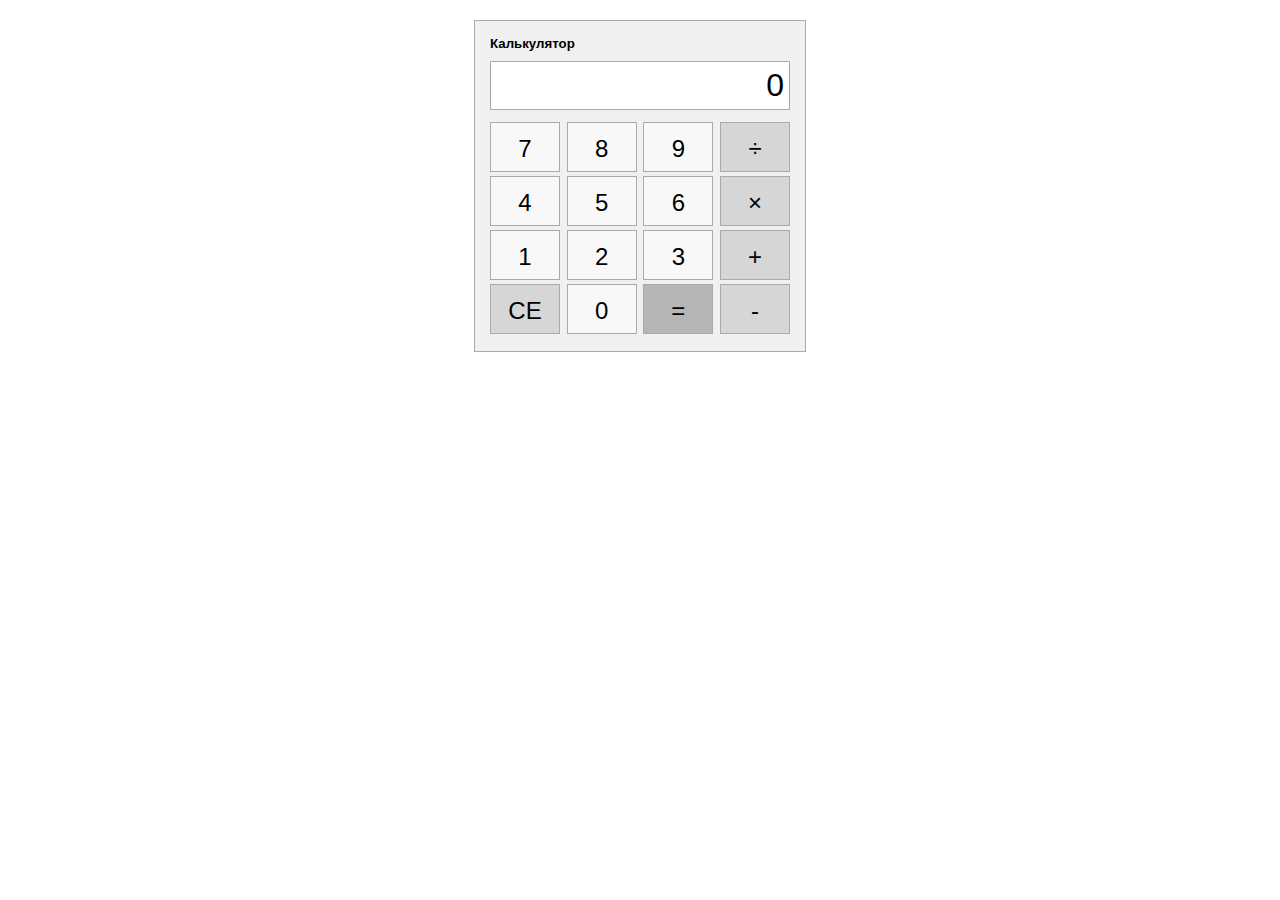
<file: 06/calc/calc.html>
<!DOCTYPE html>
<html lang="ru">

<head>
  <meta charset="UTF-8">
  <meta name="viewport" content="width=device-width, initial-scale=1.0">
  <title>Калькулятор</title>
  <link rel="stylesheet" href="css/calc.css">
</head>

<body>
  <div id="calc">
    <h5>Калькулятор</h5>
    <div id="result">0</div>
    <div id="keyboard">
      <button name="num">7</button>
      <button name="num">8</button>
      <button name="num">9</button>
      <button name="op">÷</button>

      <button name="num">4</button>
      <button name="num">5</button>
      <button name="num">6</button>
      <button name="op">×</button>

      <button name="num">1</button>
      <button name="num">2</button>
      <button name="num">3</button>
      <button name="op">+</button>

      <button name="op">CE</button>
      <button name="num">0</button>
      <button name="res">=</button>
      <button name="op">-</button>
    </div>
  </div>

  <script src="js/calc.js"></script>
</body>

</html>
</file>
<file: 01/css/style.css>
body {
  margin: 0;
  padding: 0;
  background-color: cornsilk;
  font-family: 'Lucida Sans', 'Lucida Sans Regular', 'Lucida Grande', 'Lucida Sans Unicode', Geneva, Verdana, sans-serif;
}

button {
  font-size: 1.5em;
  padding: 0.25em 2em;
  border-radius: 2em;
  border: 1px solid olivedrab;
  background-color: palegreen;
  cursor: pointer;
  transition: 0.3s;
}
button:hover {
  border: 1px solid olivedrab;
  background-color: springgreen;
}

.container {
  margin: 10px auto;
  padding: 10px 20px;
  width: 900px;
  background-color: white;
  border: 1px solid lightgray;
}

.task {
  margin: 20px 0;
  padding: 10px;
  border-radius: 5px;
  background-color: whitesmoke;
  border: 1px solid gray;
}

.task-text {
  padding-left: 10px;
  border-left: 3px solid cadetblue;
  margin-left: 10px;
  color: gray;
  font-style: italic;
}

.task-answer {
  color: darkblue;
}
</file>
<file: 07/abobePhotozhab/css/style.css>
html, body{
	padding: 10px;
	background-color: #f1f1f1;
}
#container{
	width: 100%;
}

.canv {
	background-color: white;
	margin: 0 auto;
	width: 1000px;
	height: 600px;
	border-left: 1px solid;
  border-right: 1px solid;
  overflow: hidden;
}
.color, .size{
	float: left;
	margin-left: 10px;
}
.color{
	margin-top: 5px;
}
.size{
	width: 200px;
	height: 38px;
}
.tools{
	width: 1000px;
	margin: 0 auto;
	background-color: #eaeaea;
	border-left: 1px solid;
	border-bottom: 1px solid;
	border-right: 1px solid;
	border-bottom-left-radius: 10px;
	border-bottom-right-radius: 10px;
}
.paint{
	width: 1000px;
	height: 60px;
	margin: 0 auto;
	background-color: #eaeaea;
	padding: 10px;
	border-left: 1px solid;
	border-top: 1px solid;
	border-right: 1px solid;
	border-top-left-radius: 10px;
	border-top-right-radius: 10px;

}
.btn-group{
	float: left;
}
.btn{
	background-color: #f7f7f7;
}
.btn-light{
	border: 1px #bcbcbc solid;
}
.btn-light:hover{
	border: 1px #323232 solid;
}
#x, #y{
	display: inline-block;
	width: 80px;
	margin: 0 auto;
	padding: 5px;
	text-align: center;
}
#x{
	border-right: 1px dotted;
}
.coordinates{
	width: 170px;
	margin: 0 auto;
}
.saveImg{
	float: right;
	width: 155px;
}
#saveImg{
	width: 155px;
}


/*СТИЛИ INPUT*/

input[type=range] {
  -webkit-appearance: none;
  width: 100%;
  margin: 15px 0;
}
input[type=range]:focus {
  outline: none;
}
input[type=range]::-webkit-slider-runnable-track {
  width: 100%;
  height: 4px;
  cursor: pointer;
  box-shadow: 0px 0px 1px #000000, 0px 0px 0px #0d0d0d;
  background: #f7f7f7;
  border-radius: 1.9px;
  border: 1px solid rgba(0, 0, 0, 0);
}
input[type=range]::-webkit-slider-thumb {
  box-shadow: 0.1px 0.1px 1px #000000, 0px 0px 0.1px #0d0d0d;
  border: 0px solid rgba(50, 50, 50, 0);
  height: 25px;
  width: 6px;
  border-radius: 3px;
  background: #ffffff;
  cursor: pointer;
  -webkit-appearance: none;
  margin-top: -11.5px;
}
input[type=range]:focus::-webkit-slider-runnable-track {
  background: #fafafa;
}
input[type=range]::-moz-range-track {
  width: 100%;
  height: 4px;
  cursor: pointer;
  box-shadow: 0px 0px 1px #000000, 0px 0px 0px #0d0d0d;
  background: #f7f7f7;
  border-radius: 1.9px;
  border: 1px solid rgba(0, 0, 0, 0);
}
input[type=range]::-moz-range-thumb {
  box-shadow: 0.1px 0.1px 1px #000000, 0px 0px 0.1px #0d0d0d;
  border: 0px solid rgba(50, 50, 50, 0);
  height: 25px;
  width: 6px;
  border-radius: 3px;
  background: #ffffff;
  cursor: pointer;
}
input[type=range]::-ms-track {
  width: 100%;
  height: 4px;
  cursor: pointer;
  background: transparent;
  border-color: transparent;
  color: transparent;
}
input[type=range]::-ms-fill-lower {
  background: #f4f4f4;
  border: 1px solid rgba(0, 0, 0, 0);
  border-radius: 3.8px;
  box-shadow: 0px 0px 1px #000000, 0px 0px 0px #0d0d0d;
}
input[type=range]::-ms-fill-upper {
  background: #f7f7f7;
  border: 1px solid rgba(0, 0, 0, 0);
  border-radius: 3.8px;
  box-shadow: 0px 0px 1px #000000, 0px 0px 0px #0d0d0d;
}
input[type=range]::-ms-thumb {
  box-shadow: 0.1px 0.1px 1px #000000, 0px 0px 0.1px #0d0d0d;
  border: 0px solid rgba(50, 50, 50, 0);
  height: 25px;
  width: 6px;
  border-radius: 3px;
  background: #ffffff;
  cursor: pointer;
  height: 4px;
}
input[type=range]:focus::-ms-fill-lower {
  background: #f7f7f7;
}
input[type=range]:focus::-ms-fill-upper {
  background: #fafafa;
}

input[type=range] {
  -webkit-appearance: none;
  width: 100%;
  margin: 15px 0;
}
input[type=range]:focus {
  outline: none;
}
input[type=range]::-webkit-slider-runnable-track {
  width: 100%;
  height: 4px;
  cursor: pointer;
  box-shadow: 0px 0px 1px #000000, 0px 0px 0px #0d0d0d;
  background: #f7f7f7;
  border-radius: 1.9px;
  border: 1px solid rgba(0, 0, 0, 0);
}
input[type=range]::-webkit-slider-thumb {
  box-shadow: 0.1px 0.1px 1px #000000, 0px 0px 0.1px #0d0d0d;
  border: 0px solid rgba(50, 50, 50, 0);
  height: 25px;
  width: 6px;
  border-radius: 3px;
  background: #ffffff;
  cursor: pointer;
  -webkit-appearance: none;
  margin-top: -11.5px;
}
input[type=range]:focus::-webkit-slider-runnable-track {
  background: #fafafa;
}
input[type=range]::-moz-range-track {
  width: 100%;
  height: 4px;
  cursor: pointer;
  box-shadow: 0px 0px 1px #000000, 0px 0px 0px #0d0d0d;
  background: #f7f7f7;
  border-radius: 1.9px;
  border: 1px solid rgba(0, 0, 0, 0);
}
input[type=range]::-moz-range-thumb {
  box-shadow: 0.1px 0.1px 1px #000000, 0px 0px 0.1px #0d0d0d;
  border: 0px solid rgba(50, 50, 50, 0);
  height: 25px;
  width: 6px;
  border-radius: 3px;
  background: #ffffff;
  cursor: pointer;
}
input[type=range]::-ms-track {
  width: 100%;
  height: 4px;
  cursor: pointer;
  background: transparent;
  border-color: transparent;
  color: transparent;
}
input[type=range]::-ms-fill-lower {
  background: #f4f4f4;
  border: 1px solid rgba(0, 0, 0, 0);
  border-radius: 3.8px;
  box-shadow: 0px 0px 1px #000000, 0px 0px 0px #0d0d0d;
}
input[type=range]::-ms-fill-upper {
  background: #f7f7f7;
  border: 1px solid rgba(0, 0, 0, 0);
  border-radius: 3.8px;
  box-shadow: 0px 0px 1px #000000, 0px 0px 0px #0d0d0d;
}
input[type=range]::-ms-thumb {
  box-shadow: 0.1px 0.1px 1px #000000, 0px 0px 0.1px #0d0d0d;
  border: 0px solid rgba(50, 50, 50, 0);
  height: 25px;
  width: 6px;
  border-radius: 3px;
  background: #ffffff;
  cursor: pointer;
  height: 4px;
}
input[type=range]:focus::-ms-fill-lower {
  background: #f7f7f7;
}
input[type=range]:focus::-ms-fill-upper {
  background: #fafafa;
}

-------------------------------------------
</file>
<file: 06/calc/css/calc.css>
body {
  margin: 0;
  padding: 0;
  font-family: 'Lucida Sans', 'Lucida Sans Regular', 'Lucida Grande', 'Lucida Sans Unicode', Geneva, Verdana, sans-serif;
}

h5 {
  margin: 0;
}

#calc{
  margin: 20px auto 0;
  width: 300px;
  padding: 15px;
  background-color: #f0f0f0;
  border: 1px solid #aaaaaa;
}

#result {
  padding: 5px;
  border: 1px solid #aaaaaa;
  background-color: white;
  text-align: right;
  font-size: 2em;
  margin: 10px 0;
  overflow: hidden;
}

#keyboard {
  display: flex;
  justify-content: space-between;
  flex-wrap: wrap;
}

button {
  width: 70px;
  height: 50px;
  margin: 2px 0;
  font-size: 1.5em;
  line-height: 50px;
  text-align: center;
  border: 1px solid #aaaaaa;
}

button[name="num"] {
  background-color: #f8f8f8;
}
button[name="op"] {
  background-color: #d6d6d6;
}
button[name="res"] {
  background-color: #b6b6b6;
}
</file>
